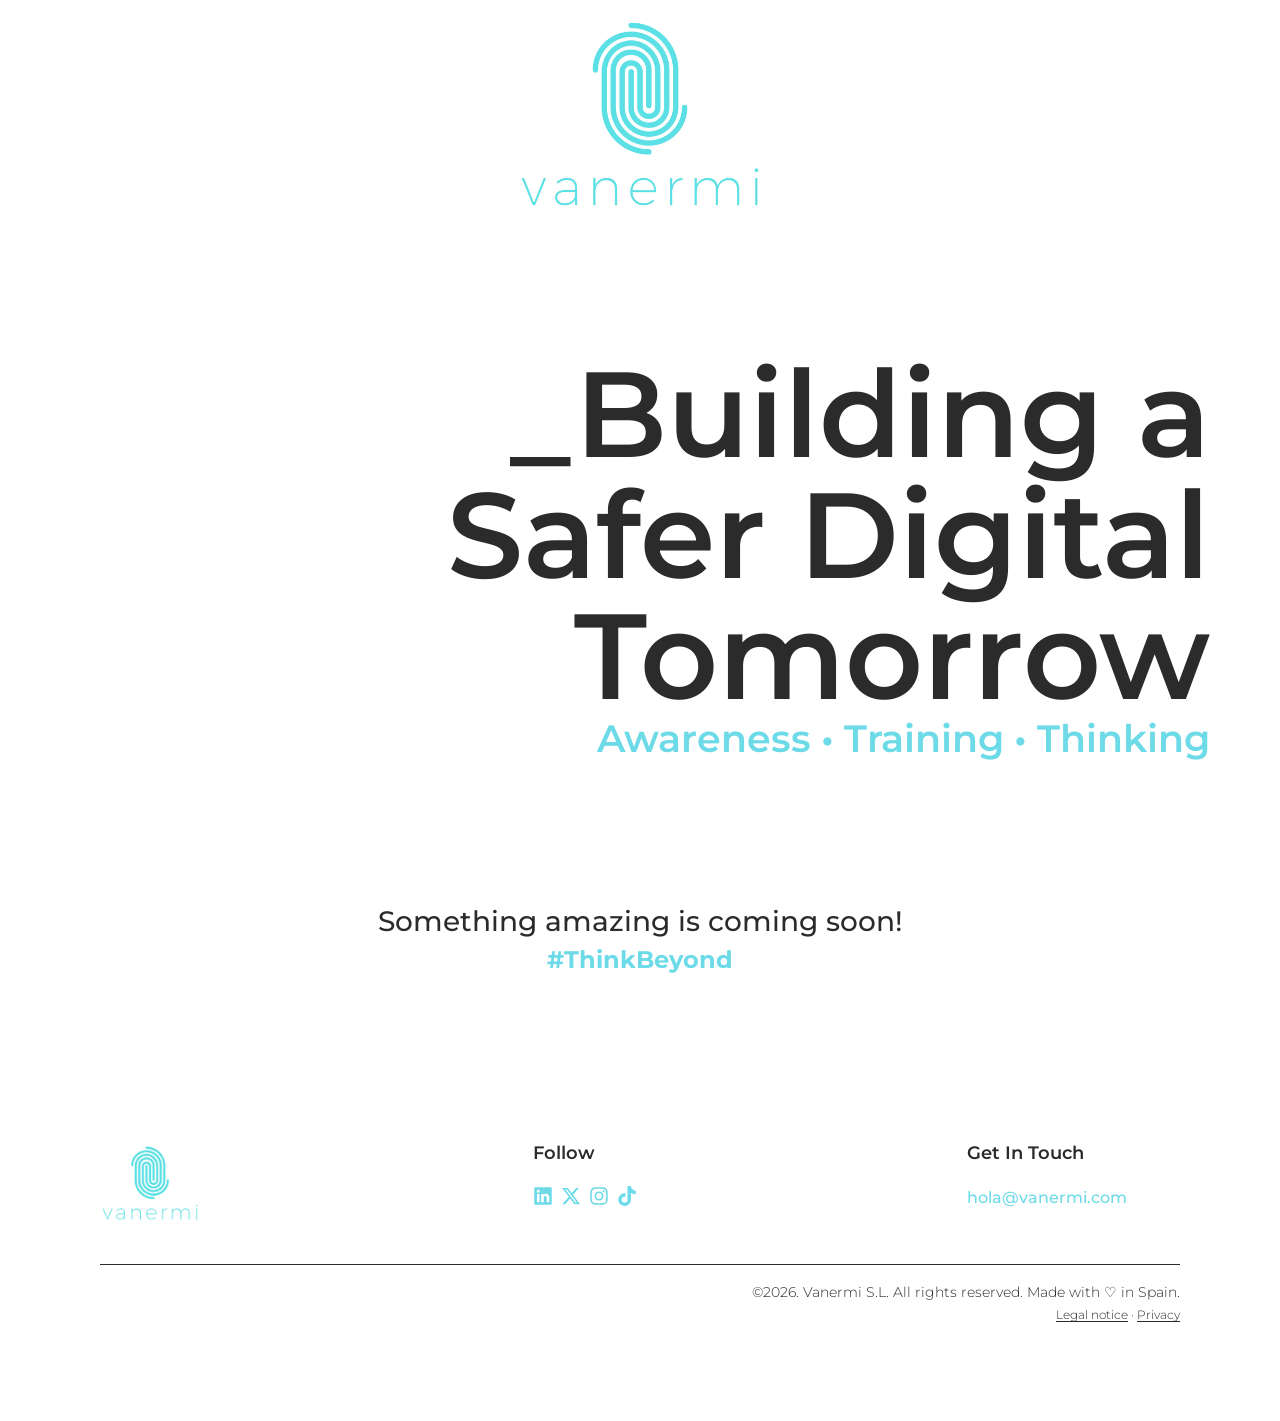
<file: docs/index.html>
<!doctype html>
<html lang="en">
<head>
  <meta charset="utf-8">
  <meta http-equiv="Content-Security-Policy" content="default-src 'none'; img-src 'self'; style-src 'self'; font-src 'self'; base-uri 'none'; form-action 'none'; upgrade-insecure-requests">
  <meta name="referrer" content="no-referrer">
  <meta name="viewport" content="width=device-width, initial-scale=1">
  <title>Vanermi – Awareness • Training • Thinking</title>
  <link rel="stylesheet" href="css/site.css">
  <link rel="icon" href="img/favicon-32.webp" sizes="32x32" type="image/webp">
  <link rel="icon" href="img/favicon-192.webp" sizes="192x192" type="image/webp">
  <link rel="apple-touch-icon" href="img/apple-touch-icon-180.webp">
</head>
<body>
  <header class="site-header">
    <a href="index.html"><img src="img/vanermi-logo.webp" alt="Vanermi" width="1920" height="1509"></a>
  </header>
  <main class="landing">
    <h1>_Building a Safer Digital Tomorrow</h1>
    <h2 class="tagline">Awareness • Training • Thinking</h2>
    <div class="soon">
      <p>Something amazing is coming soon!</p>
      <p class="hashtag">#ThinkBeyond</p>
    </div>
  </main>
  <footer class="site-footer">
    <div class="footer-groups">
      <div class="footer-logo">
        <a href="index.html"><img src="img/vanermi-logo.webp" alt="Vanermi" width="1920" height="1509"></a>
      </div>
      <div>
        <h2>Follow</h2>
        <!-- Icons: Font Awesome Free by Fonticons, Inc., licensed CC BY 4.0. -->
        <ul class="social">
          <li><a aria-label="LinkedIn" rel="noopener noreferrer" href="https://www.linkedin.com/company/vanermi"><svg aria-hidden="true" viewBox="0 0 448 512"><path d="M416 32H31.9C14.3 32 0 46.5 0 64.3v383.4C0 465.5 14.3 480 31.9 480H416c17.6 0 32-14.5 32-32.3V64.3c0-17.8-14.4-32.3-32-32.3zM135.4 416H69V202.2h66.5V416zm-33.2-243c-21.3 0-38.5-17.3-38.5-38.5S80.9 96 102.2 96c21.2 0 38.5 17.3 38.5 38.5 0 21.3-17.2 38.5-38.5 38.5zm282.1 243h-66.4V312c0-24.8-.5-56.7-34.5-56.7-34.6 0-39.9 27-39.9 54.9V416h-66.4V202.2h63.7v29.2h.9c8.9-16.8 30.6-34.5 62.9-34.5 67.2 0 79.7 44.3 79.7 101.9V416z"/></svg></a></li>
          <li><a aria-label="X (Twitter)" rel="noopener noreferrer" href="https://x.com/vanermi_com"><svg aria-hidden="true" viewBox="0 0 512 512"><path d="M389.2 48h70.6L305.6 224.2 487 464H345L233.7 318.6 106.5 464H35.8L200.7 275.5 26.8 48H172.4L272.9 180.9 389.2 48zM364.4 421.8h39.1L151.1 88h-42L364.4 421.8z"/></svg></a></li>
          <li><a aria-label="Instagram" rel="noopener noreferrer" href="https://www.instagram.com/vanermi_com"><svg aria-hidden="true" viewBox="0 0 448 512"><path d="M224.1 141c-63.6 0-114.9 51.3-114.9 114.9s51.3 114.9 114.9 114.9S339 319.5 339 255.9 287.7 141 224.1 141zm0 189.6c-41.1 0-74.7-33.5-74.7-74.7s33.5-74.7 74.7-74.7 74.7 33.5 74.7 74.7-33.6 74.7-74.7 74.7zm146.4-194.3c0 14.9-12 26.8-26.8 26.8-14.9 0-26.8-12-26.8-26.8s12-26.8 26.8-26.8 26.8 12 26.8 26.8zm76.1 27.2c-1.7-35.9-9.9-67.7-36.2-93.9-26.2-26.2-58-34.4-93.9-36.2-37-2.1-147.9-2.1-184.9 0-35.8 1.7-67.6 9.9-93.9 36.1s-34.4 58-36.2 93.9c-2.1 37-2.1 147.9 0 184.9 1.7 35.9 9.9 67.7 36.2 93.9s58 34.4 93.9 36.2c37 2.1 147.9 2.1 184.9 0 35.9-1.7 67.7-9.9 93.9-36.2 26.2-26.2 34.4-58 36.2-93.9 2.1-37 2.1-147.8 0-184.8zM398.8 388c-7.8 19.6-22.9 34.7-42.6 42.6-29.5 11.7-99.5 9-132.1 9s-102.7 2.6-132.1-9c-19.6-7.8-34.7-22.9-42.6-42.6-11.7-29.5-9-99.5-9-132.1s-2.6-102.7 9-132.1c7.8-19.6 22.9-34.7 42.6-42.6 29.5-11.7 99.5-9 132.1-9s102.7-2.6 132.1 9c19.6 7.8 34.7 22.9 42.6 42.6 11.7 29.5 9 99.5 9 132.1s2.7 102.7-9 132.1z"/></svg></a></li>
          <li><a aria-label="Tiktok" rel="noopener noreferrer" href="https://www.tiktok.com/@vanermi_com"><svg aria-hidden="true" viewBox="0 0 448 512"><path d="M448,209.91a210.06,210.06,0,0,1-122.77-39.25V349.38A162.55,162.55,0,1,1,185,188.31V278.2a74.62,74.62,0,1,0,52.23,71.18V0l88,0a121.18,121.18,0,0,0,1.86,22.17h0A122.18,122.18,0,0,0,381,102.39a121.43,121.43,0,0,0,67,20.14Z"/></svg></a></li>
        </ul>
      </div>
      <div>
        <h2>Get in Touch</h2>
        <ul>
          <li><a href="mailto:hola@vanermi.com" rel="noopener noreferrer">hola@vanermi.com</a></li>
        </ul>
      </div>
    </div>
    <div class="copyright">
      <p>©2026.&nbsp;Vanermi S.L. All rights reserved. Made with ♡ in Spain.</p>
      <p class="legal"><a href="aviso-legal.html" hreflang="es">Legal notice</a> · <a href="privacidad.html" hreflang="es">Privacy</a></p>
    </div>
  </footer>
</body>
</html>
</file>
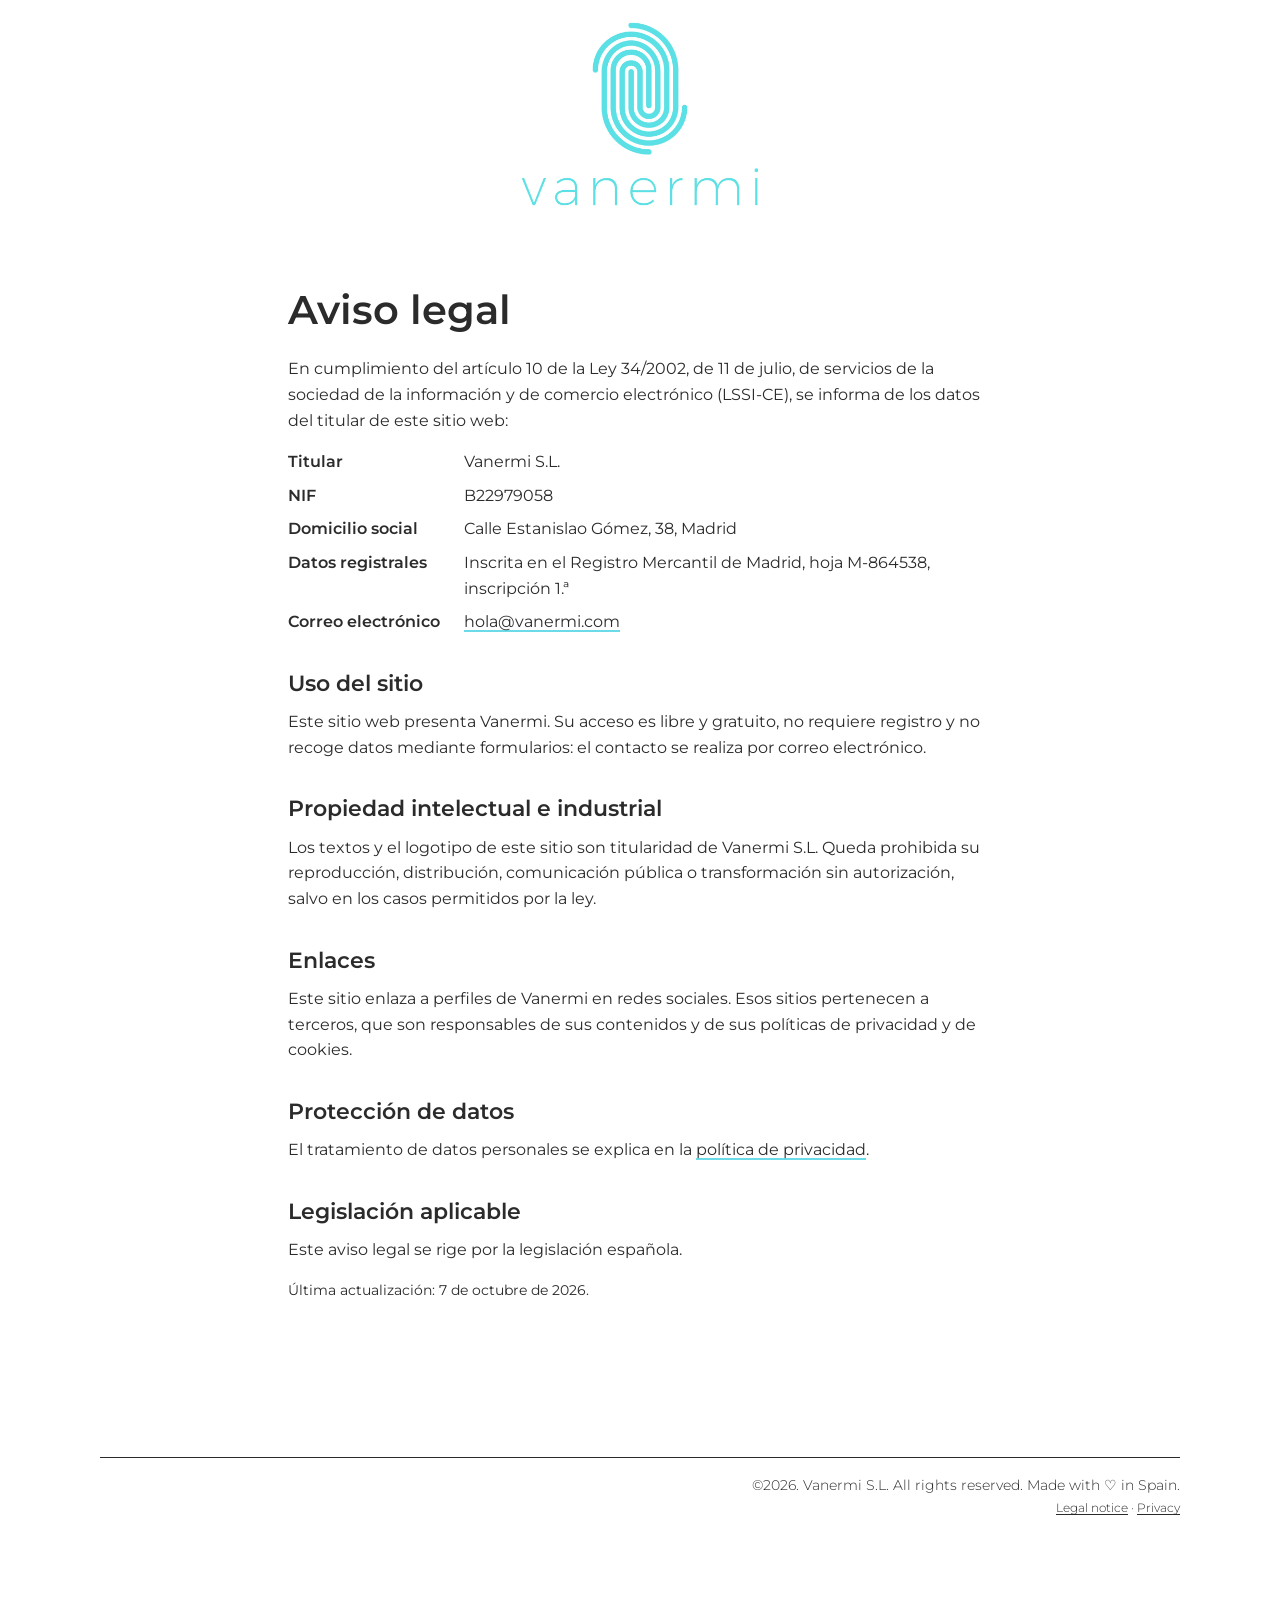
<file: docs/aviso-legal.html>
<!doctype html>
<html lang="es">
<head>
  <meta charset="utf-8">
  <meta http-equiv="Content-Security-Policy" content="default-src 'none'; img-src 'self'; style-src 'self'; font-src 'self'; base-uri 'none'; form-action 'none'; upgrade-insecure-requests">
  <meta name="referrer" content="no-referrer">
  <meta name="viewport" content="width=device-width, initial-scale=1">
  <title>Aviso legal – Vanermi</title>
  <meta name="description" content="Aviso legal del sitio web de Vanermi S.L.">
  <link rel="stylesheet" href="css/site.css">
  <link rel="icon" href="img/favicon-32.webp" sizes="32x32" type="image/webp">
  <link rel="icon" href="img/favicon-192.webp" sizes="192x192" type="image/webp">
  <link rel="apple-touch-icon" href="img/apple-touch-icon-180.webp">
</head>
<body>
  <header class="site-header">
    <a href="index.html"><img src="img/vanermi-logo.webp" alt="Vanermi" width="1920" height="1509"></a>
  </header>
  <main class="legal-page">
    <h1>Aviso legal</h1>
    <p>En cumplimiento del artículo 10 de la Ley 34/2002, de 11 de julio, de servicios de la sociedad de la información y de comercio electrónico (LSSI-CE), se informa de los datos del titular de este sitio web:</p>
    <dl>
      <dt>Titular</dt>
      <dd>Vanermi S.L.</dd>
      <dt>NIF</dt>
      <dd>B22979058</dd>
      <dt>Domicilio social</dt>
      <dd>Calle Estanislao Gómez, 38, Madrid</dd>
      <dt>Datos registrales</dt>
      <dd>Inscrita en el Registro Mercantil de Madrid, hoja M-864538, inscripción 1.ª</dd>
      <dt>Correo electrónico</dt>
      <dd><a href="mailto:hola@vanermi.com">hola@vanermi.com</a></dd>
    </dl>
    <h2>Uso del sitio</h2>
    <p>Este sitio web presenta Vanermi. Su acceso es libre y gratuito, no requiere registro y no recoge datos mediante formularios: el contacto se realiza por correo electrónico.</p>
    <h2>Propiedad intelectual e industrial</h2>
    <p>Los textos y el logotipo de este sitio son titularidad de Vanermi S.L. Queda prohibida su reproducción, distribución, comunicación pública o transformación sin autorización, salvo en los casos permitidos por la ley.</p>
    <h2>Enlaces</h2>
    <p>Este sitio enlaza a perfiles de Vanermi en redes sociales. Esos sitios pertenecen a terceros, que son responsables de sus contenidos y de sus políticas de privacidad y de cookies.</p>
    <h2>Protección de datos</h2>
    <p>El tratamiento de datos personales se explica en la <a href="privacidad.html">política de privacidad</a>.</p>
    <h2>Legislación aplicable</h2>
    <p>Este aviso legal se rige por la legislación española.</p>
    <p class="updated">Última actualización: 7 de octubre de 2026.</p>
  </main>
  <footer class="site-footer">
    <div class="copyright">
      <p lang="en">©2026.&nbsp;Vanermi S.L. All rights reserved. Made with ♡ in Spain.</p>
      <p class="legal" lang="en"><a href="aviso-legal.html">Legal notice</a> · <a href="privacidad.html">Privacy</a></p>
    </div>
  </footer>
</body>
</html>
</file>
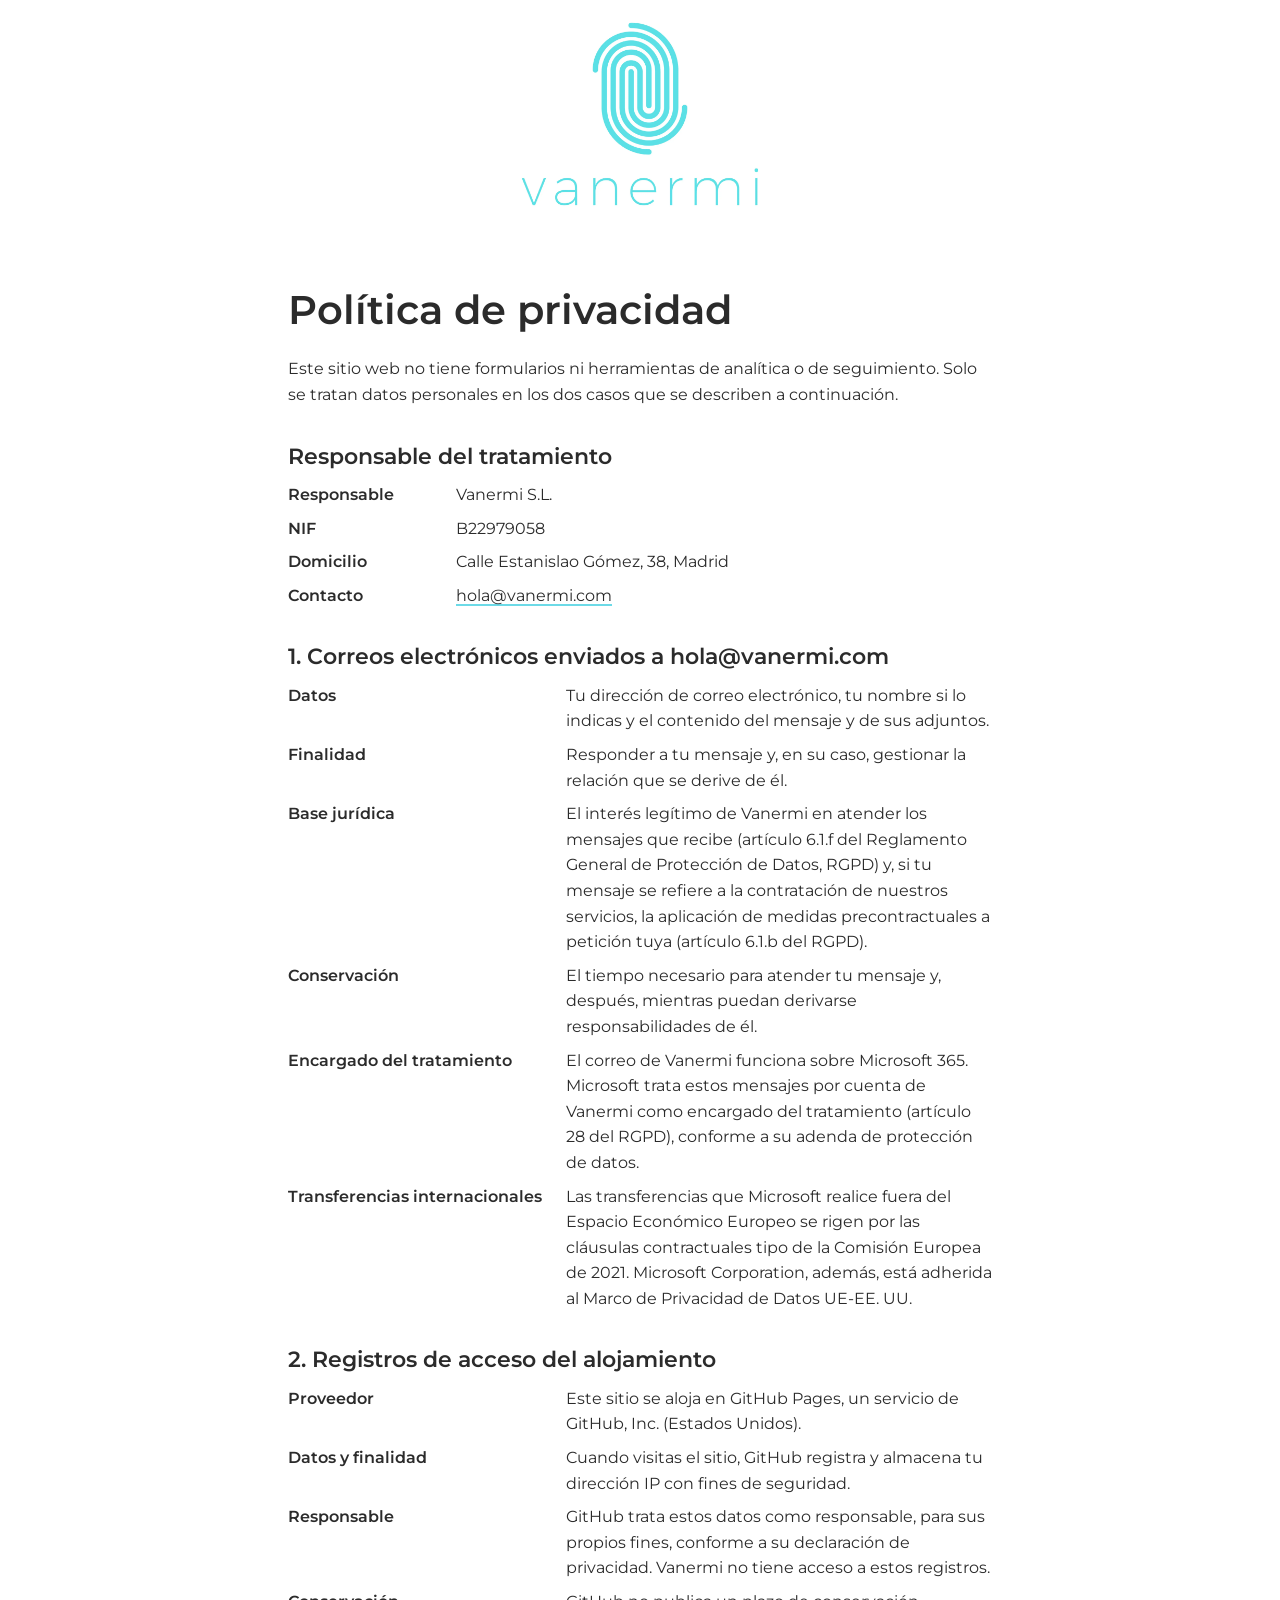
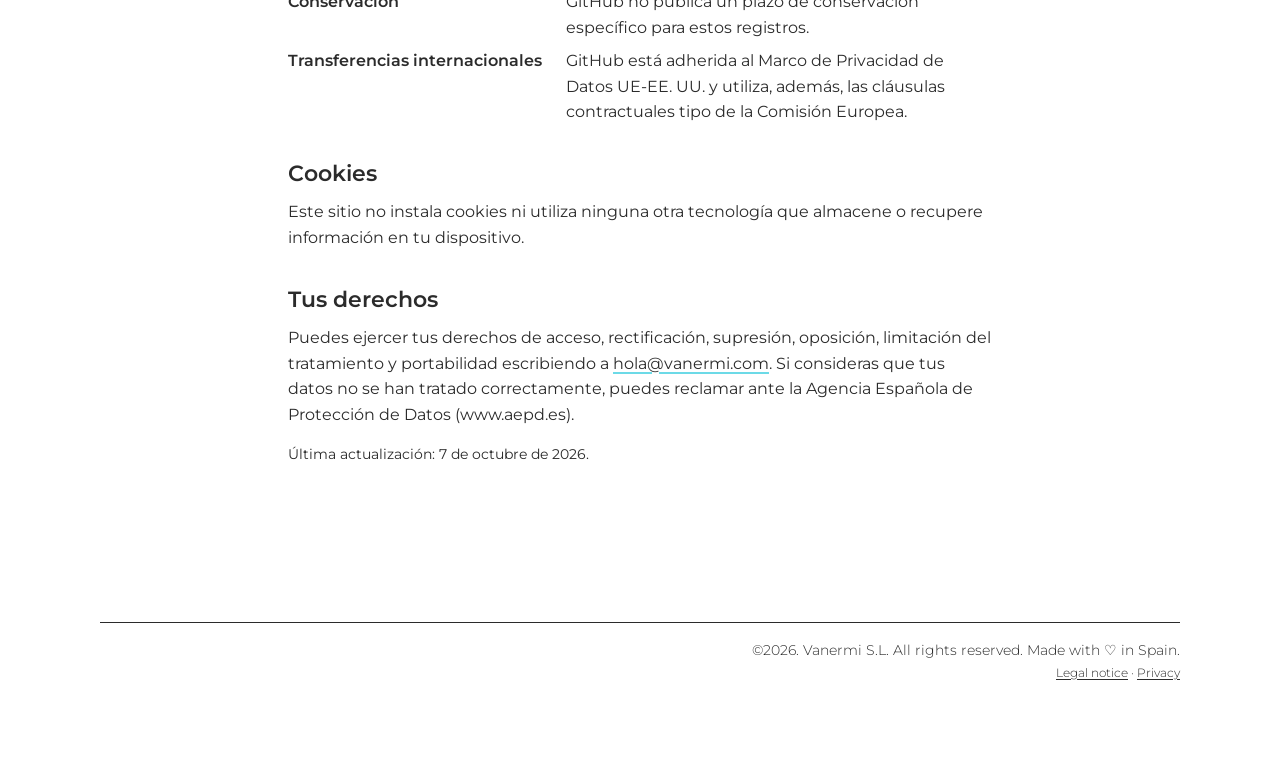
<file: docs/privacidad.html>
<!doctype html>
<html lang="es">
<head>
  <meta charset="utf-8">
  <meta http-equiv="Content-Security-Policy" content="default-src 'none'; img-src 'self'; style-src 'self'; font-src 'self'; base-uri 'none'; form-action 'none'; upgrade-insecure-requests">
  <meta name="referrer" content="no-referrer">
  <meta name="viewport" content="width=device-width, initial-scale=1">
  <title>Política de privacidad – Vanermi</title>
  <meta name="description" content="Política de privacidad del sitio web de Vanermi S.L.">
  <link rel="stylesheet" href="css/site.css">
  <link rel="icon" href="img/favicon-32.webp" sizes="32x32" type="image/webp">
  <link rel="icon" href="img/favicon-192.webp" sizes="192x192" type="image/webp">
  <link rel="apple-touch-icon" href="img/apple-touch-icon-180.webp">
</head>
<body>
  <header class="site-header">
    <a href="index.html"><img src="img/vanermi-logo.webp" alt="Vanermi" width="1920" height="1509"></a>
  </header>
  <main class="legal-page">
    <h1>Política de privacidad</h1>
    <p>Este sitio web no tiene formularios ni herramientas de analítica o de seguimiento. Solo se tratan datos personales en los dos casos que se describen a continuación.</p>
    <h2>Responsable del tratamiento</h2>
    <dl>
      <dt>Responsable</dt>
      <dd>Vanermi S.L.</dd>
      <dt>NIF</dt>
      <dd>B22979058</dd>
      <dt>Domicilio</dt>
      <dd>Calle Estanislao Gómez, 38, Madrid</dd>
      <dt>Contacto</dt>
      <dd><a href="mailto:hola@vanermi.com">hola@vanermi.com</a></dd>
    </dl>
    <h2>1. Correos electrónicos enviados a hola@vanermi.com</h2>
    <dl>
      <dt>Datos</dt>
      <dd>Tu dirección de correo electrónico, tu nombre si lo indicas y el contenido del mensaje y de sus adjuntos.</dd>
      <dt>Finalidad</dt>
      <dd>Responder a tu mensaje y, en su caso, gestionar la relación que se derive de él.</dd>
      <dt>Base jurídica</dt>
      <dd>El interés legítimo de Vanermi en atender los mensajes que recibe (artículo 6.1.f del Reglamento General de Protección de Datos, RGPD) y, si tu mensaje se refiere a la contratación de nuestros servicios, la aplicación de medidas precontractuales a petición tuya (artículo 6.1.b del RGPD).</dd>
      <dt>Conservación</dt>
      <dd>El tiempo necesario para atender tu mensaje y, después, mientras puedan derivarse responsabilidades de él.</dd>
      <dt>Encargado del tratamiento</dt>
      <dd>El correo de Vanermi funciona sobre Microsoft 365. Microsoft trata estos mensajes por cuenta de Vanermi como encargado del tratamiento (artículo 28 del RGPD), conforme a su adenda de protección de datos.</dd>
      <dt>Transferencias internacionales</dt>
      <dd>Las transferencias que Microsoft realice fuera del Espacio Económico Europeo se rigen por las cláusulas contractuales tipo de la Comisión Europea de 2021. Microsoft Corporation, además, está adherida al Marco de Privacidad de Datos UE-EE. UU.</dd>
    </dl>
    <h2>2. Registros de acceso del alojamiento</h2>
    <dl>
      <dt>Proveedor</dt>
      <dd>Este sitio se aloja en GitHub Pages, un servicio de GitHub, Inc. (Estados Unidos).</dd>
      <dt>Datos y finalidad</dt>
      <dd>Cuando visitas el sitio, GitHub registra y almacena tu dirección IP con fines de seguridad.</dd>
      <dt>Responsable</dt>
      <dd>GitHub trata estos datos como responsable, para sus propios fines, conforme a su declaración de privacidad. Vanermi no tiene acceso a estos registros.</dd>
      <dt>Conservación</dt>
      <dd>GitHub no publica un plazo de conservación específico para estos registros.</dd>
      <dt>Transferencias internacionales</dt>
      <dd>GitHub está adherida al Marco de Privacidad de Datos UE-EE. UU. y utiliza, además, las cláusulas contractuales tipo de la Comisión Europea.</dd>
    </dl>
    <h2>Cookies</h2>
    <p>Este sitio no instala cookies ni utiliza ninguna otra tecnología que almacene o recupere información en tu dispositivo.</p>
    <h2>Tus derechos</h2>
    <p>Puedes ejercer tus derechos de acceso, rectificación, supresión, oposición, limitación del tratamiento y portabilidad escribiendo a <a href="mailto:hola@vanermi.com">hola@vanermi.com</a>. Si consideras que tus datos no se han tratado correctamente, puedes reclamar ante la Agencia Española de Protección de Datos (www.aepd.es).</p>
    <p class="updated">Última actualización: 7 de octubre de 2026.</p>
  </main>
  <footer class="site-footer">
    <div class="copyright">
      <p lang="en">©2026.&nbsp;Vanermi S.L. All rights reserved. Made with ♡ in Spain.</p>
      <p class="legal" lang="en"><a href="aviso-legal.html">Legal notice</a> · <a href="privacidad.html">Privacy</a></p>
    </div>
  </footer>
</body>
</html>
</file>
<file: docs/css/site.css>
/*
 * Vanermi: a copy of the current landing's look (Elementor kit 181, page 294,
 * header 195, footer 192), rewritten as plain CSS. Breakpoints as in Elementor:
 * tablet up to 1024px, mobile up to 767px.
 */

@font-face {
  font-family: "Montserrat";
  font-style: normal;
  font-weight: 300 700;
  font-display: swap;
  src: url("../fonts/montserrat-latin.woff2") format("woff2");
}

:root {
  --turquoise: #6cdae7;  /* Elementor global "primary" and "accent" */
  --ink: #2b2b2b;        /* Elementor global "secondary" and "text" */
  --white: #ffffff;
  --container: 1140px;
}

*,
*::before,
*::after {
  box-sizing: border-box;
}

html {
  -webkit-text-size-adjust: 100%;
  text-size-adjust: 100%;
}

body {
  margin: 0;
  background: var(--white);
  color: var(--ink);
  font-family: "Montserrat", sans-serif;
  font-size: 16px;
  line-height: 1.5;
}

img {
  display: block;
  max-width: 100%;
  height: auto;
}

a {
  color: var(--turquoise);
  text-decoration: none;
}

a:focus-visible {
  outline: 2px solid var(--ink);
  outline-offset: 3px;
}

/* Header: the logo, centred. */
.site-header {
  display: flex;
  justify-content: center;
  padding: 16px;
}

.site-header img {
  width: 250px;
}

/* Landing */
.landing {
  max-width: var(--container);
  margin: 0 auto;
  padding: 125px 0 75px;
  display: flex;
  flex-direction: column;
}

.landing h1 {
  align-self: flex-end;
  width: 69%;
  margin: 0;
  text-align: end;
  font-size: 121px;
  font-weight: 600;
  line-height: 1em;
  color: var(--ink);
}

.landing .tagline {
  align-self: flex-end;
  width: 55%;
  margin: 0;
  text-align: end;
  font-size: 38px;
  font-weight: 600;
  line-height: 1.2em;
  color: var(--turquoise);
}

/* Elementor stacks the two lines as widgets 20px apart; each <p> keeps a 0.9rem bottom margin. */
.landing .soon {
  margin-top: 150px;
  display: flex;
  flex-direction: column;
  align-items: center;
  gap: 20px;
  text-align: center;
}

.landing .soon p {
  margin: 0 0 0.9rem;
  font-size: 28px;
  font-weight: 500;
  line-height: 0.7em;
}

.landing .soon .hashtag {
  margin: -7px -7px calc(0.9rem - 7px);
  font-size: 24px;
  font-weight: 700;
  line-height: 0.1em;
  color: var(--turquoise);
}

/* Footer: logo, "Follow" and "Get in Touch" in three columns. */
.site-footer {
  padding: 100px 100px 100px;
}

.footer-groups {
  display: grid;
  grid-template-columns: repeat(3, 1fr);
  gap: 220px;
  padding-bottom: 20px;
}

.footer-logo {
  margin-bottom: 22px;
}

.footer-logo img {
  width: 100px;
}

.site-footer h2 {
  margin: 0 0 22px;
  font-size: 18px;
  font-weight: 600;
  line-height: 1.1em;
  text-transform: capitalize;
  color: var(--ink);
}

.site-footer ul {
  list-style: none;
  margin: 0;
  padding: 0;
  display: flex;
  flex-direction: column;
  gap: 8px;
}

.site-footer li {
  display: flex;
  align-items: center;
}

.site-footer ul.social {
  flex-direction: row;
  flex-wrap: wrap;
}

.site-footer ul a {
  display: inline-flex;
  font-size: 16px;
  font-weight: 500;
  line-height: 1.5em;
  color: var(--turquoise);
  transition: color 0.3s;
}

.site-footer .social svg {
  width: 20px;
  height: 20px;
  fill: var(--turquoise);
}

.copyright {
  border-top: 1px solid var(--ink);
  padding-top: 20px;
  text-align: end;
}

.copyright p {
  margin: 0;
  font-size: 14px;
  font-weight: 300;
  line-height: 1em;
  color: var(--ink);
}

/* The only addition to the landing: links to the legal pages. */
.copyright .legal {
  margin-top: 10px;
  font-size: 12px;
}

.copyright .legal a {
  color: var(--ink);
  text-decoration: underline;
  text-underline-offset: 2px;
}

/* Legal pages (new, in Spanish), in the same type and colours. */
.legal-page {
  max-width: 46rem;
  margin: 0 auto;
  padding: 60px 16px 40px;
  line-height: 1.6;
}

.legal-page h1 {
  margin: 0 0 24px;
  font-size: 40px;
  font-weight: 600;
  line-height: 1.1em;
}

.legal-page h2 {
  margin: 36px 0 12px;
  font-size: 22px;
  font-weight: 600;
  line-height: 1.2em;
}

.legal-page p,
.legal-page ul {
  margin: 0 0 16px;
}

.legal-page a {
  color: var(--ink);
  text-decoration: underline;
  text-decoration-color: var(--turquoise);
  text-decoration-thickness: 2px;
  text-underline-offset: 3px;
}

.legal-page dl {
  display: grid;
  grid-template-columns: minmax(9rem, max-content) 1fr;
  gap: 8px 24px;
  margin: 0 0 16px;
}

.legal-page dt {
  font-weight: 600;
}

.legal-page dd {
  margin: 0;
}

.updated {
  margin-top: 32px;
  font-size: 14px;
}

/* Data still missing: deliberately visible until it is filled in. */
.todo {
  background: #fff4ce;
  color: #3d2e00;
  border-left: 4px solid #a86f00;
  padding: 0.1em 0.4em;
}

/* Tablet */
@media (max-width: 1024px) {
  .site-header img {
    width: 150px;
  }

  .landing {
    max-width: 1024px;
  }

  .landing h1 {
    font-size: 68px;
  }

  .landing .tagline {
    width: 360px;
    max-width: 100%;
    font-size: 22px;
  }

  .landing .soon p {
    font-size: 20px;
  }

  .landing .soon .hashtag {
    font-size: 18px;
  }

  .site-footer {
    padding: 60px;
  }

  .footer-groups {
    gap: 40px;
  }

  .footer-logo img {
    width: 68px;
  }

  .site-footer h2 {
    font-size: 16px;
    line-height: 1em;
  }

  .site-footer ul a {
    font-size: 14px;
  }
}

/* Mobile */
@media (max-width: 767px) {
  .site-header img {
    width: 100px;
  }

  .landing {
    max-width: 767px;
    padding: 75px 0 75px;
  }

  .landing h1 {
    width: 353px;
    max-width: 100%;
    padding: 10px;
    font-size: 48px;
    line-height: 1.1em;
    letter-spacing: 1px;
  }

  .landing .tagline {
    width: 274px;
    padding: 7px;
    font-size: 16px;
    line-height: 1.1em;
  }

  .landing .soon {
    margin-top: 75px;
  }

  .landing .soon p {
    margin: 0;
    font-size: 16px;
    line-height: 1em;
  }

  .landing .soon .hashtag {
    margin: -7px;
    font-size: 14px;
    line-height: 0.4em;
  }

  .site-footer {
    padding: 32px;
    text-align: center;
  }

  .footer-groups {
    grid-template-columns: 1fr;
    gap: 25px;
  }

  .footer-logo a,
  .site-footer ul {
    justify-content: center;
    align-items: center;
  }

  .footer-logo a {
    display: flex;
  }

  .footer-logo img {
    width: 80px;
  }

  .footer-logo,
  .site-footer h2 {
    margin-bottom: 15px;
  }

  .copyright {
    text-align: center;
  }

  .copyright p {
    font-size: 9px;
  }

  .copyright .legal {
    font-size: 12px;
  }

  .legal-page h1 {
    font-size: 28px;
  }

  .legal-page dl {
    grid-template-columns: 1fr;
    gap: 0;
  }

  .legal-page dd {
    margin-bottom: 12px;
  }
}
</file>
